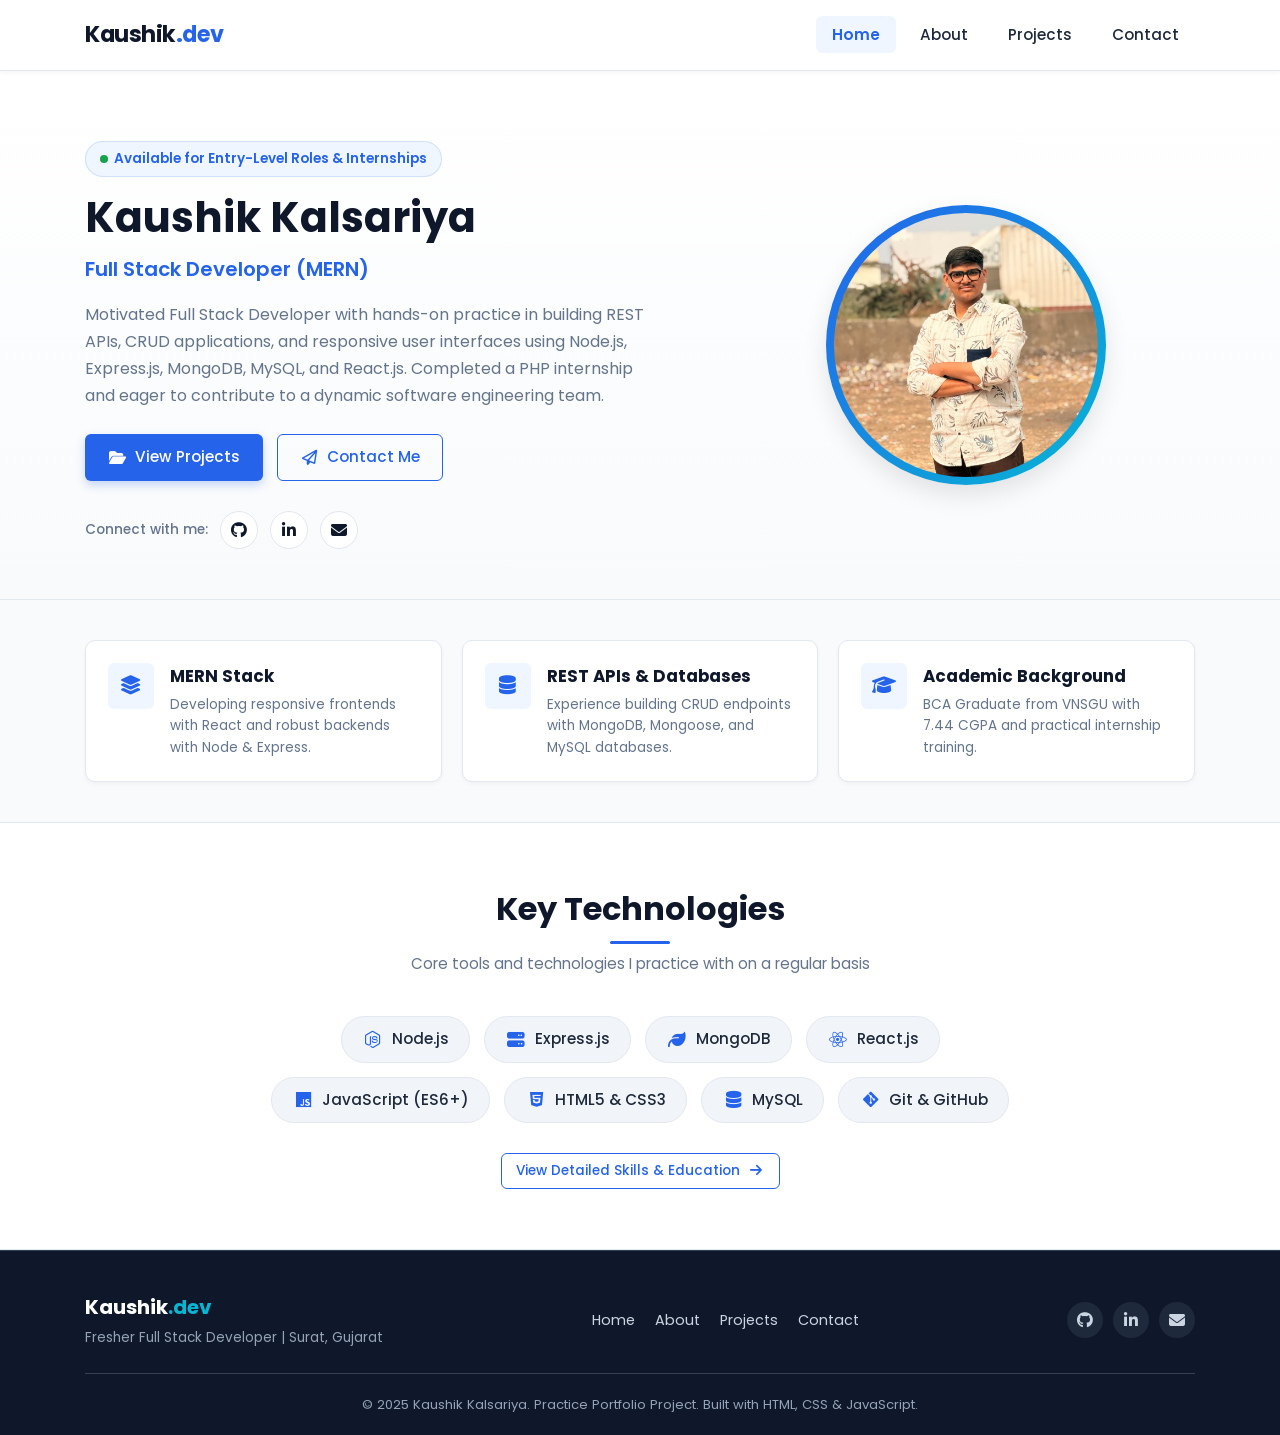
<file: index.html>
<!DOCTYPE html>
<html lang="en">
  <head>
    <meta charset="UTF-8" />
    <meta name="viewport" content="width=device-width, initial-scale=1.0" />
    <meta name="description" content="Portfolio of Kaushik Kalsariya - Fresher Full Stack Developer (MERN Stack) based in Surat, Gujarat." />
    <title>Kaushik Kalsariya | Full Stack Developer Portfolio</title>
    <!-- Google Fonts -->
    <link rel="preconnect" href="https://fonts.googleapis.com" />
    <link rel="preconnect" href="https://fonts.gstatic.com" crossorigin />
    <link href="https://fonts.googleapis.com/css2?family=Poppins:wght@300;400;500;600;700&display=swap" rel="stylesheet" />
    <!-- Font Awesome Icons -->
    <link rel="stylesheet" href="https://cdnjs.cloudflare.com/ajax/libs/font-awesome/6.5.2/css/all.min.css" />
    <link rel="stylesheet" href="./css/all.min.css" />
    <!-- Project Stylesheets -->
    <link rel="stylesheet" href="./css/style.css" />
    <link rel="stylesheet" href="./css/responsive.css" />
  </head>
  <body>
    <!-- Navigation Bar -->
    <header>
      <nav class="navbar" id="navbar">
        <div class="container nav-container">
          <div class="logo">
            <a href="./index.html">
              <h3>Kaushik<span>.dev</span></h3>
            </a>
          </div>

          <!-- Mobile Hamburger Toggle Button -->
          <button class="nav-toggle" id="navToggle" aria-label="Toggle Navigation">
            <i class="fa-solid fa-bars"></i>
          </button>

          <!-- Navigation Links -->
          <div class="nav-links" id="navLinks">
            <ul>
              <li><a href="./index.html" class="active">Home</a></li>
              <li><a href="./about.html">About</a></li>
              <li><a href="./projects.html">Projects</a></li>
              <li><a href="./contact.html">Contact</a></li>
            </ul>
          </div>
        </div>
      </nav>
    </header>

    <main>
      <!-- Hero Section -->
      <section class="hero" id="home">
        <div class="container hero-wrapper">
          <div class="hero-text">
            <span class="hero-badge">
              <span class="status-dot"></span> Available for Entry-Level Roles & Internships
            </span>
            <h1 class="hero-title">Kaushik Kalsariya</h1>
            <h2 class="hero-subtitle">Full Stack Developer (MERN)</h2>
            <p class="hero-description">
              Motivated Full Stack Developer with hands-on practice in building REST APIs,
              CRUD applications, and responsive user interfaces using Node.js, Express.js,
              MongoDB, MySQL, and React.js. Completed a PHP internship and eager to contribute
              to a dynamic software engineering team.
            </p>

            <div class="hero-buttons">
              <a href="./projects.html" class="btn btn-primary">
                <i class="fa-solid fa-folder-open"></i> View Projects
              </a>
              <a href="./contact.html" class="btn btn-outline">
                <i class="fa-regular fa-paper-plane"></i> Contact Me
              </a>
            </div>

            <!-- Social Links -->
            <div class="social-links">
              <span>Connect with me:</span>
              <a href="https://github.com/kaushik2606" target="_blank" rel="noopener noreferrer" aria-label="GitHub Profile">
                <i class="fa-brands fa-github"></i>
              </a>
              <a href="https://www.linkedin.com/in/kaushik-kalsariya-252bb42a6/" target="_blank" rel="noopener noreferrer" aria-label="LinkedIn Profile">
                <i class="fa-brands fa-linkedin-in"></i>
              </a>
              <a href="./contact.html" aria-label="Contact Page">
                <i class="fa-solid fa-envelope"></i>
              </a>
            </div>
          </div>

          <!-- Hero Image -->
          <div class="hero-image-box">
            <div class="image-frame">
              <img src="./images/Kaushik.jpeg" alt="Kaushik Kalsariya - Full Stack Developer" />
            </div>
          </div>
        </div>
      </section>

      <!-- Highlights Section -->
      <section class="highlights-section">
        <div class="container">
          <div class="highlights-grid">
            <div class="highlight-card">
              <div class="highlight-icon">
                <i class="fa-solid fa-layer-group"></i>
              </div>
              <div class="highlight-info">
                <h4>MERN Stack</h4>
                <p>Developing responsive frontends with React and robust backends with Node & Express.</p>
              </div>
            </div>

            <div class="highlight-card">
              <div class="highlight-icon">
                <i class="fa-solid fa-database"></i>
              </div>
              <div class="highlight-info">
                <h4>REST APIs & Databases</h4>
                <p>Experience building CRUD endpoints with MongoDB, Mongoose, and MySQL databases.</p>
              </div>
            </div>

            <div class="highlight-card">
              <div class="highlight-icon">
                <i class="fa-solid fa-graduation-cap"></i>
              </div>
              <div class="highlight-info">
                <h4>Academic Background</h4>
                <p>BCA Graduate from VNSGU with 7.44 CGPA and practical internship training.</p>
              </div>
            </div>
          </div>
        </div>
      </section>

      <!-- Top Skills Preview Section -->
      <section class="skills-preview section-padding">
        <div class="container">
          <div class="section-title">
            <h2>Key Technologies</h2>
            <p>Core tools and technologies I practice with on a regular basis</p>
          </div>

          <div class="skill-tags-wrapper">
            <span class="skill-tag"><i class="fa-brands fa-node-js"></i> Node.js</span>
            <span class="skill-tag"><i class="fa-solid fa-server"></i> Express.js</span>
            <span class="skill-tag"><i class="fa-solid fa-leaf"></i> MongoDB</span>
            <span class="skill-tag"><i class="fa-brands fa-react"></i> React.js</span>
            <span class="skill-tag"><i class="fa-brands fa-js"></i> JavaScript (ES6+)</span>
            <span class="skill-tag"><i class="fa-brands fa-html5"></i> HTML5 & CSS3</span>
            <span class="skill-tag"><i class="fa-solid fa-database"></i> MySQL</span>
            <span class="skill-tag"><i class="fa-brands fa-git-alt"></i> Git & GitHub</span>
          </div>

          <div class="preview-cta">
            <a href="./about.html" class="btn btn-outline btn-sm">
              View Detailed Skills & Education <i class="fa-solid fa-arrow-right"></i>
            </a>
          </div>
        </div>
      </section>
    </main>

    <!-- Footer -->
    <footer class="footer">
      <div class="container">
        <div class="footer-content">
          <div class="footer-brand">
            <h4>Kaushik<span>.dev</span></h4>
            <p>Fresher Full Stack Developer | Surat, Gujarat</p>
          </div>
          <div class="footer-links">
            <ul>
              <li><a href="./index.html">Home</a></li>
              <li><a href="./about.html">About</a></li>
              <li><a href="./projects.html">Projects</a></li>
              <li><a href="./contact.html">Contact</a></li>
            </ul>
          </div>
          <div class="footer-socials">
            <a href="https://github.com/kaushik2606" target="_blank" rel="noopener noreferrer" aria-label="GitHub">
              <i class="fa-brands fa-github"></i>
            </a>
            <a href="https://www.linkedin.com/in/kaushik-kalsariya-252bb42a6/" target="_blank" rel="noopener noreferrer" aria-label="LinkedIn">
              <i class="fa-brands fa-linkedin-in"></i>
            </a>
            <a href="./contact.html" aria-label="Contact">
              <i class="fa-solid fa-envelope"></i>
            </a>
          </div>
        </div>
        <div class="footer-bottom">
          <p>&copy; 2025 Kaushik Kalsariya. Practice Portfolio Project. Built with HTML, CSS & JavaScript.</p>
        </div>
      </div>
    </footer>

    <!-- Main JavaScript File -->
    <script src="./js/main.js"></script>
  </body>
</html>
</file>
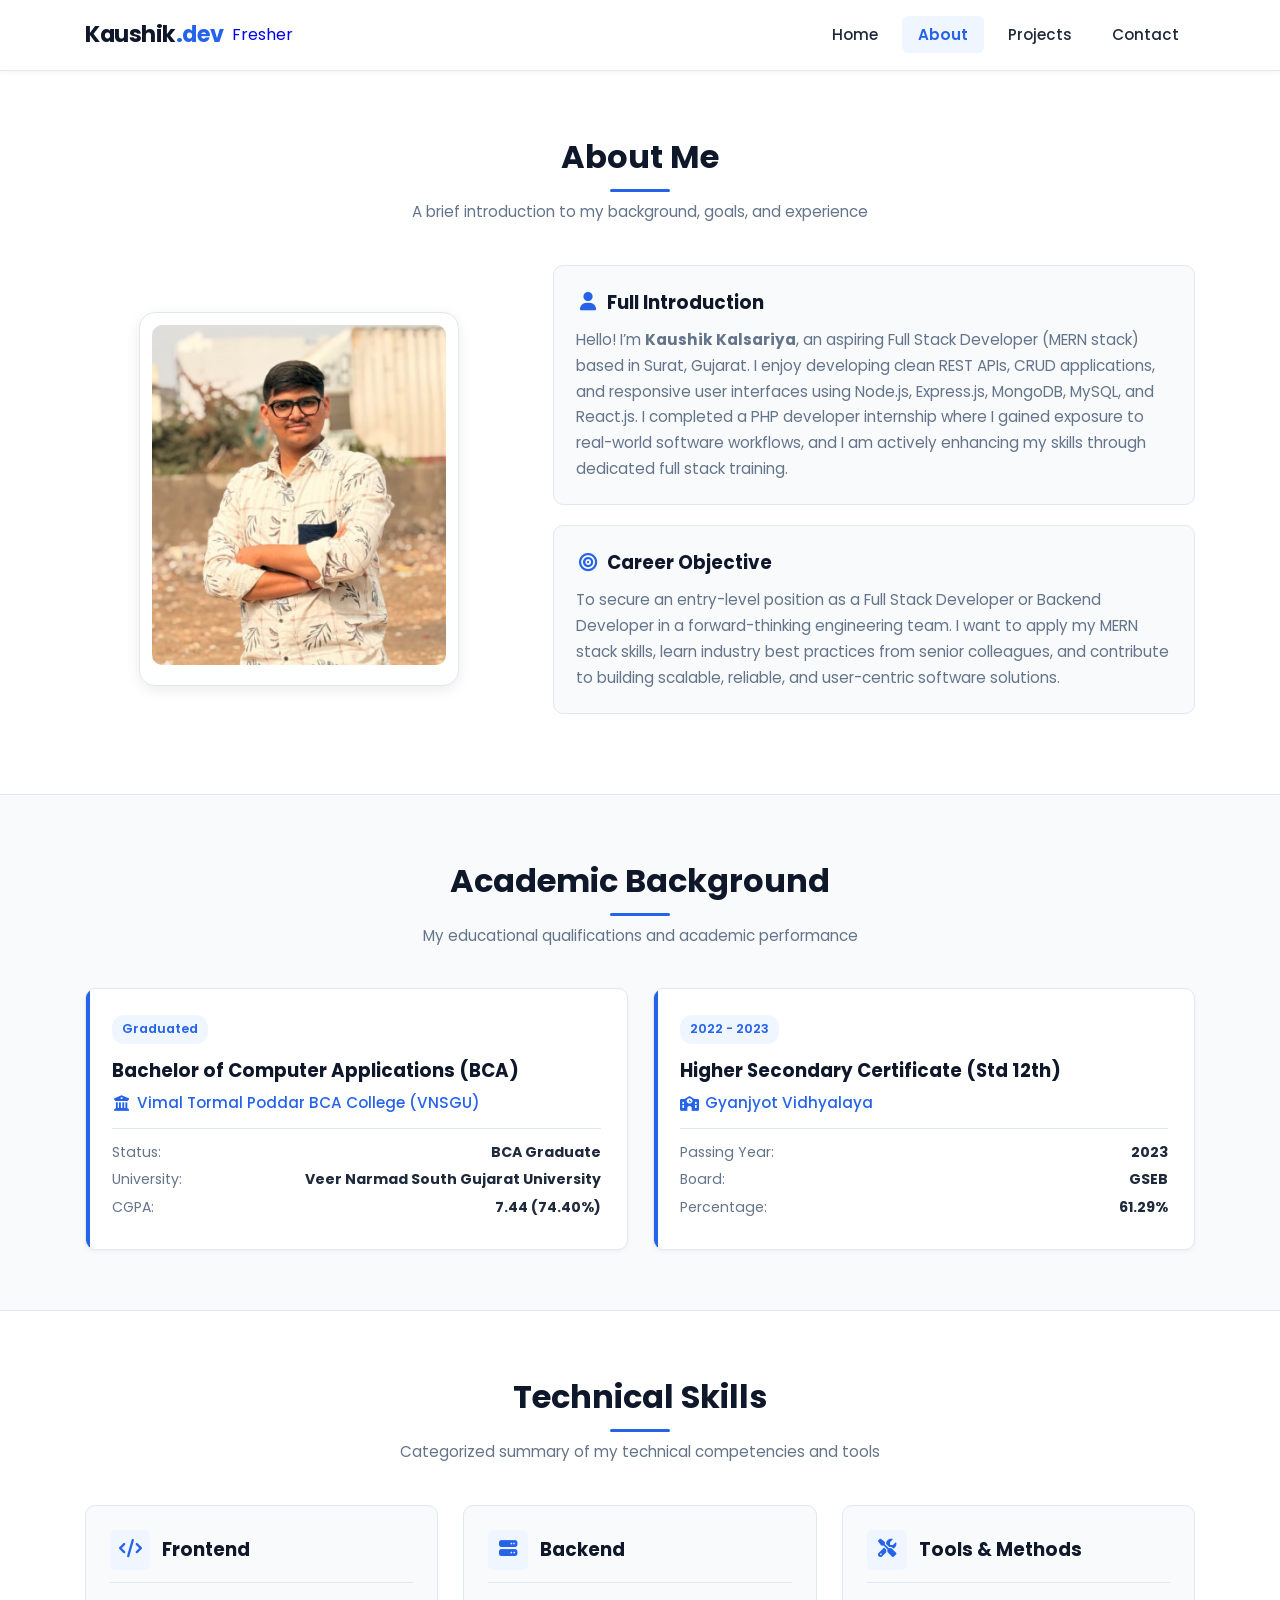
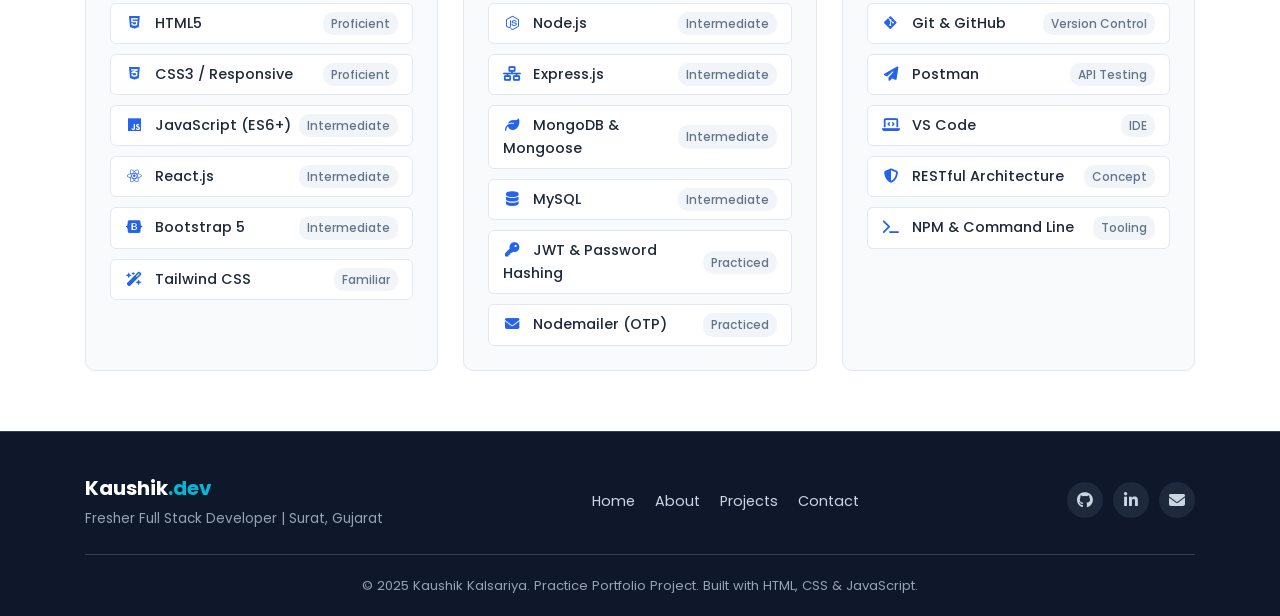
<file: about.html>
<!DOCTYPE html>
<html lang="en">
  <head>
    <meta charset="UTF-8" />
    <meta name="viewport" content="width=device-width, initial-scale=1.0" />
    <meta name="description" content="Learn more about Kaushik Kalsariya - Education, Background, and Technical Skills." />
    <title>About Me | Kaushik Kalsariya</title>
    <!-- Google Fonts -->
    <link rel="preconnect" href="https://fonts.googleapis.com" />
    <link rel="preconnect" href="https://fonts.gstatic.com" crossorigin />
    <link href="https://fonts.googleapis.com/css2?family=Poppins:wght@300;400;500;600;700&display=swap" rel="stylesheet" />
    <!-- Font Awesome Icons -->
    <link rel="stylesheet" href="https://cdnjs.cloudflare.com/ajax/libs/font-awesome/6.5.2/css/all.min.css" />
    <link rel="stylesheet" href="./css/all.min.css" />
    <!-- Project Stylesheets -->
    <link rel="stylesheet" href="./css/style.css" />
    <link rel="stylesheet" href="./css/responsive.css" />
  </head>
  <body>
    <!-- Navigation Bar -->
    <header>
      <nav class="navbar" id="navbar">
        <div class="container nav-container">
          <div class="logo">
            <a href="./index.html">
              <h3>Kaushik<span>.dev</span></h3>
              <span class="logo-badge">Fresher</span>
            </a>
          </div>

          <!-- Mobile Hamburger Toggle Button -->
          <button class="nav-toggle" id="navToggle" aria-label="Toggle Navigation">
            <i class="fa-solid fa-bars"></i>
          </button>

          <!-- Navigation Links -->
          <div class="nav-links" id="navLinks">
            <ul>
              <li><a href="./index.html">Home</a></li>
              <li><a href="./about.html" class="active">About</a></li>
              <li><a href="./projects.html">Projects</a></li>
              <li><a href="./contact.html">Contact</a></li>
            </ul>
          </div>
        </div>
      </nav>
    </header>

    <main>
      <!-- About Hero Section -->
      <section class="about-hero section-padding">
        <div class="container">
          <div class="section-title">
            <h2>About Me</h2>
            <p>A brief introduction to my background, goals, and experience</p>
          </div>

          <div class="about-intro-grid">
            <!-- Profile Image Card -->
            <div class="about-image-col">
              <div class="about-profile-card">
                <img src="./images/about.jpeg" alt="Kaushik Kalsariya - Full Stack Developer" />
              </div>
            </div>

            <!-- Description Blocks -->
            <div class="about-text-col">
              <div class="info-block">
                <h4><i class="fa-solid fa-user"></i> Full Introduction</h4>
                <p>
                  Hello! I’m <strong>Kaushik Kalsariya</strong>, an aspiring Full Stack Developer
                  (MERN stack) based in Surat, Gujarat. I enjoy developing clean REST APIs,
                  CRUD applications, and responsive user interfaces using Node.js, Express.js,
                  MongoDB, MySQL, and React.js. I completed a PHP developer internship where I
                  gained exposure to real-world software workflows, and I am actively enhancing
                  my skills through dedicated full stack training.
                </p>
              </div>

              <div class="info-block">
                <h4><i class="fa-solid fa-bullseye"></i> Career Objective</h4>
                <p>
                  To secure an entry-level position as a Full Stack Developer or Backend Developer
                  in a forward-thinking engineering team. I want to apply my MERN stack skills,
                  learn industry best practices from senior colleagues, and contribute to building
                  scalable, reliable, and user-centric software solutions.
                </p>
              </div>
            </div>
          </div>
        </div>
      </section>

      <!-- Education Section -->
      <section class="education-section section-padding">
        <div class="container">
          <div class="section-title">
            <h2>Academic Background</h2>
            <p>My educational qualifications and academic performance</p>
          </div>

          <div class="timeline-grid">
            <!-- College Degree -->
            <div class="edu-card">
              <div class="edu-header">
                <span class="edu-badge">Graduated</span>
              </div>
              <h4>Bachelor of Computer Applications (BCA)</h4>
              <div class="edu-institution">
                <i class="fa-solid fa-building-columns"></i> Vimal Tormal Poddar BCA College (VNSGU)
              </div>
              <ul class="edu-meta">
                <li><span>Status:</span> <strong>BCA Graduate</strong></li>
                <li><span>University:</span> <strong>Veer Narmad South Gujarat University</strong></li>
                <li><span>CGPA:</span> <strong>7.44 (74.40%)</strong></li>
              </ul>
            </div>

            <!-- Higher Secondary -->
            <div class="edu-card">
              <div class="edu-header">
                <span class="edu-badge">2022 - 2023</span>
              </div>
              <h4>Higher Secondary Certificate (Std 12th)</h4>
              <div class="edu-institution">
                <i class="fa-solid fa-school"></i> Gyanjyot Vidhyalaya
              </div>
              <ul class="edu-meta">
                <li><span>Passing Year:</span> <strong>2023</strong></li>
                <li><span>Board:</span> <strong>GSEB</strong></li>
                <li><span>Percentage:</span> <strong>61.29%</strong></li>
              </ul>
            </div>
          </div>
        </div>
      </section>

      <!-- Technical Skills Section -->
      <section class="skills-detailed-section section-padding">
        <div class="container">
          <div class="section-title">
            <h2>Technical Skills</h2>
            <p>Categorized summary of my technical competencies and tools</p>
          </div>

          <div class="skills-category-grid">
            <!-- Frontend Card -->
            <div class="skill-category-card">
              <div class="category-header">
                <div class="category-icon">
                  <i class="fa-solid fa-code"></i>
                </div>
                <h3>Frontend</h3>
              </div>
              <div class="skill-item-list">
                <div class="skill-item">
                  <span><i class="fa-brands fa-html5"></i> HTML5</span>
                  <span class="skill-level">Proficient</span>
                </div>
                <div class="skill-item">
                  <span><i class="fa-brands fa-css3-alt"></i> CSS3 / Responsive</span>
                  <span class="skill-level">Proficient</span>
                </div>
                <div class="skill-item">
                  <span><i class="fa-brands fa-js"></i> JavaScript (ES6+)</span>
                  <span class="skill-level">Intermediate</span>
                </div>
                <div class="skill-item">
                  <span><i class="fa-brands fa-react"></i> React.js</span>
                  <span class="skill-level">Intermediate</span>
                </div>
                <div class="skill-item">
                  <span><i class="fa-brands fa-bootstrap"></i> Bootstrap 5</span>
                  <span class="skill-level">Intermediate</span>
                </div>
                <div class="skill-item">
                  <span><i class="fa-solid fa-wand-magic-sparkles"></i> Tailwind CSS</span>
                  <span class="skill-level">Familiar</span>
                </div>
              </div>
            </div>

            <!-- Backend Card -->
            <div class="skill-category-card">
              <div class="category-header">
                <div class="category-icon">
                  <i class="fa-solid fa-server"></i>
                </div>
                <h3>Backend</h3>
              </div>
              <div class="skill-item-list">
                <div class="skill-item">
                  <span><i class="fa-brands fa-node-js"></i> Node.js</span>
                  <span class="skill-level">Intermediate</span>
                </div>
                <div class="skill-item">
                  <span><i class="fa-solid fa-network-wired"></i> Express.js</span>
                  <span class="skill-level">Intermediate</span>
                </div>
                <div class="skill-item">
                  <span><i class="fa-solid fa-leaf"></i> MongoDB & Mongoose</span>
                  <span class="skill-level">Intermediate</span>
                </div>
                <div class="skill-item">
                  <span><i class="fa-solid fa-database"></i> MySQL</span>
                  <span class="skill-level">Intermediate</span>
                </div>
                <div class="skill-item">
                  <span><i class="fa-solid fa-key"></i> JWT & Password Hashing</span>
                  <span class="skill-level">Practiced</span>
                </div>
                <div class="skill-item">
                  <span><i class="fa-solid fa-envelope"></i> Nodemailer (OTP)</span>
                  <span class="skill-level">Practiced</span>
                </div>
              </div>
            </div>

            <!-- Tools & Workflow Card -->
            <div class="skill-category-card">
              <div class="category-header">
                <div class="category-icon">
                  <i class="fa-solid fa-screwdriver-wrench"></i>
                </div>
                <h3>Tools & Methods</h3>
              </div>
              <div class="skill-item-list">
                <div class="skill-item">
                  <span><i class="fa-brands fa-git-alt"></i> Git & GitHub</span>
                  <span class="skill-level">Version Control</span>
                </div>
                <div class="skill-item">
                  <span><i class="fa-solid fa-paper-plane"></i> Postman</span>
                  <span class="skill-level">API Testing</span>
                </div>
                <div class="skill-item">
                  <span><i class="fa-solid fa-laptop-code"></i> VS Code</span>
                  <span class="skill-level">IDE</span>
                </div>
                <div class="skill-item">
                  <span><i class="fa-solid fa-shield-halved"></i> RESTful Architecture</span>
                  <span class="skill-level">Concept</span>
                </div>
                <div class="skill-item">
                  <span><i class="fa-solid fa-terminal"></i> NPM & Command Line</span>
                  <span class="skill-level">Tooling</span>
                </div>
              </div>
            </div>
          </div>
        </div>
      </section>
    </main>

    <!-- Footer -->
    <footer class="footer">
      <div class="container">
        <div class="footer-content">
          <div class="footer-brand">
            <h4>Kaushik<span>.dev</span></h4>
            <p>Fresher Full Stack Developer | Surat, Gujarat</p>
          </div>
          <div class="footer-links">
            <ul>
              <li><a href="./index.html">Home</a></li>
              <li><a href="./about.html">About</a></li>
              <li><a href="./projects.html">Projects</a></li>
              <li><a href="./contact.html">Contact</a></li>
            </ul>
          </div>
          <div class="footer-socials">
            <a href="https://github.com/kaushik2606" target="_blank" rel="noopener noreferrer" aria-label="GitHub">
              <i class="fa-brands fa-github"></i>
            </a>
            <a href="https://www.linkedin.com/in/kaushik-kalsariya-252bb42a6/" target="_blank" rel="noopener noreferrer" aria-label="LinkedIn">
              <i class="fa-brands fa-linkedin-in"></i>
            </a>
            <a href="./contact.html" aria-label="Contact">
              <i class="fa-solid fa-envelope"></i>
            </a>
          </div>
        </div>
        <div class="footer-bottom">
          <p>&copy; 2025 Kaushik Kalsariya. Practice Portfolio Project. Built with HTML, CSS & JavaScript.</p>
        </div>
      </div>
    </footer>

    <!-- Main JavaScript File -->
    <script src="./js/main.js"></script>
  </body>
</html>
</file>
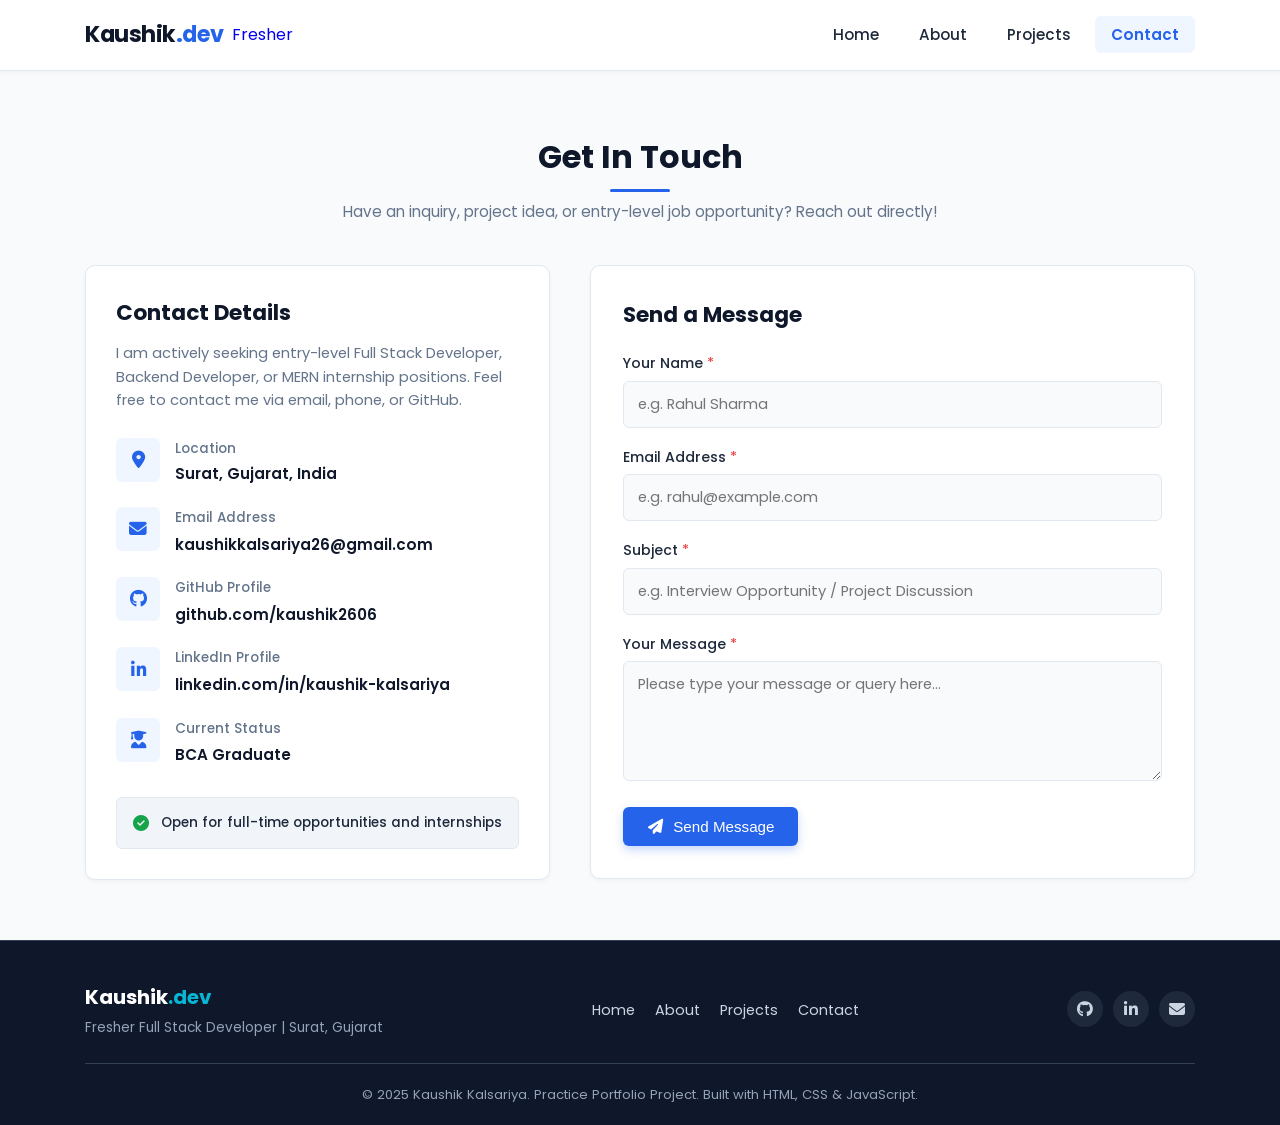
<file: contact.html>
<!DOCTYPE html>
<html lang="en">

<head>
  <meta charset="UTF-8" />
  <meta name="viewport" content="width=device-width, initial-scale=1.0" />
  <meta name="description"
    content="Contact Kaushik Kalsariya - Full Stack Developer open for hiring and internship opportunities." />
  <title>Contact Me | Kaushik Kalsariya</title>
  <!-- Google Fonts -->
  <link rel="preconnect" href="https://fonts.googleapis.com" />
  <link rel="preconnect" href="https://fonts.gstatic.com" crossorigin />
  <link href="https://fonts.googleapis.com/css2?family=Poppins:wght@300;400;500;600;700&display=swap"
    rel="stylesheet" />
  <!-- Font Awesome Icons -->
  <link rel="stylesheet" href="https://cdnjs.cloudflare.com/ajax/libs/font-awesome/6.5.2/css/all.min.css" />
  <link rel="stylesheet" href="./css/all.min.css" />
  <!-- Project Stylesheets -->
  <link rel="stylesheet" href="./css/style.css" />
  <link rel="stylesheet" href="./css/responsive.css" />
</head>

<body>
  <!-- Navigation Bar -->
  <header>
    <nav class="navbar" id="navbar">
      <div class="container nav-container">
        <div class="logo">
          <a href="./index.html">
            <h3>Kaushik<span>.dev</span></h3>
            <span class="logo-badge">Fresher</span>
          </a>
        </div>

        <!-- Mobile Hamburger Toggle Button -->
        <button class="nav-toggle" id="navToggle" aria-label="Toggle Navigation">
          <i class="fa-solid fa-bars"></i>
        </button>

        <!-- Navigation Links -->
        <div class="nav-links" id="navLinks">
          <ul>
            <li><a href="./index.html">Home</a></li>
            <li><a href="./about.html">About</a></li>
            <li><a href="./projects.html">Projects</a></li>
            <li><a href="./contact.html" class="active">Contact</a></li>
          </ul>
        </div>
      </div>
    </nav>
  </header>

  <main>
    <!-- Contact Section -->
    <section class="contact-section section-padding">
      <div class="container">
        <div class="section-title">
          <h2>Get In Touch</h2>
          <p>Have an inquiry, project idea, or entry-level job opportunity? Reach out directly!</p>
        </div>

        <div class="contact-layout">
          <!-- Left Column: Contact Information -->
          <div class="contact-info-card">
            <h3>Contact Details</h3>
            <p>
              I am actively seeking entry-level Full Stack Developer, Backend Developer, or MERN
              internship positions. Feel free to contact me via email, phone, or GitHub.
            </p>

            <div class="info-item-list">
              <!-- Location Item -->
              <div class="contact-item">
                <div class="contact-icon-box">
                  <i class="fa-solid fa-location-dot"></i>
                </div>
                <div class="contact-item-text">
                  <h5>Location</h5>
                  <p>Surat, Gujarat, India</p>
                </div>
              </div>

              <!-- Email Item -->
              <div class="contact-item">
                <div class="contact-icon-box">
                  <i class="fa-solid fa-envelope"></i>
                </div>
                <div class="contact-item-text">
                  <h5>Email Address</h5>
                  <a href="mailto:kaushikkalsariya26@gmail.com">kaushikkalsariya26@gmail.com</a>
                </div>
              </div>

              <!-- GitHub Item -->
              <div class="contact-item">
                <div class="contact-icon-box">
                  <i class="fa-brands fa-github"></i>
                </div>
                <div class="contact-item-text">
                  <h5>GitHub Profile</h5>
                  <a href="https://github.com/kaushik2606" target="_blank" rel="noopener noreferrer">
                    github.com/kaushik2606
                  </a>
                </div>
              </div>

              <!-- LinkedIn Item -->
              <div class="contact-item">
                <div class="contact-icon-box">
                  <i class="fa-brands fa-linkedin-in"></i>
                </div>
                <div class="contact-item-text">
                  <h5>LinkedIn Profile</h5>
                  <a href="https://www.linkedin.com/in/kaushik-kalsariya-252bb42a6/" target="_blank"
                    rel="noopener noreferrer">
                    linkedin.com/in/kaushik-kalsariya
                  </a>
                </div>
              </div>

              <!-- Education / Status Item -->
              <div class="contact-item">
                <div class="contact-icon-box">
                  <i class="fa-solid fa-user-graduate"></i>
                </div>
                <div class="contact-item-text">
                  <h5>Current Status</h5>
                  <p>BCA Graduate</p>
                </div>
              </div>
            </div>

            <!-- Status Callout -->
            <div class="status-callout">
              <i class="fa-solid fa-circle-check"></i>
              <span>Open for full-time opportunities and internships</span>
            </div>
          </div>

          <!-- Right Column: Interactive Form -->
          <div class="contact-form-card">
            <h3>Send a Message</h3>
            <form id="contactForm" novalidate>
              <div class="form-group">
                <label for="name">Your Name <span>*</span></label>
                <input type="text" id="name" name="name" class="form-control" placeholder="e.g. Rahul Sharma"
                  required />
              </div>

              <div class="form-group">
                <label for="email">Email Address <span>*</span></label>
                <input type="email" id="email" name="email" class="form-control" placeholder="e.g. rahul@example.com"
                  required />
              </div>

              <div class="form-group">
                <label for="subject">Subject <span>*</span></label>
                <input type="text" id="subject" name="subject" class="form-control"
                  placeholder="e.g. Interview Opportunity / Project Discussion" required />
              </div>

              <div class="form-group">
                <label for="message">Your Message <span>*</span></label>
                <textarea id="message" name="message" class="form-control"
                  placeholder="Please type your message or query here..." required></textarea>
              </div>

              <button type="submit" class="btn btn-primary" id="submitBtn">
                <i class="fa-solid fa-paper-plane"></i> Send Message
              </button>

              <!-- Feedback status element -->
              <div id="formStatus" class="form-status" role="alert"></div>
            </form>
          </div>
        </div>
      </div>
    </section>
  </main>

  <!-- Footer -->
  <footer class="footer">
    <div class="container">
      <div class="footer-content">
        <div class="footer-brand">
          <h4>Kaushik<span>.dev</span></h4>
          <p>Fresher Full Stack Developer | Surat, Gujarat</p>
        </div>
        <div class="footer-links">
          <ul>
            <li><a href="./index.html">Home</a></li>
            <li><a href="./about.html">About</a></li>
            <li><a href="./projects.html">Projects</a></li>
            <li><a href="./contact.html">Contact</a></li>
          </ul>
        </div>
        <div class="footer-socials">
          <a href="https://github.com/kaushik2606" target="_blank" rel="noopener noreferrer" aria-label="GitHub">
            <i class="fa-brands fa-github"></i>
          </a>
          <a href="https://www.linkedin.com/in/kaushik-kalsariya-252bb42a6/" target="_blank" rel="noopener noreferrer"
            aria-label="LinkedIn">
            <i class="fa-brands fa-linkedin-in"></i>
          </a>
          <a href="./contact.html" aria-label="Contact">
            <i class="fa-solid fa-envelope"></i>
          </a>
        </div>
      </div>
      <div class="footer-bottom">
        <p>&copy; 2025 Kaushik Kalsariya. Practice Portfolio Project. Built with HTML, CSS & JavaScript.</p>
      </div>
    </div>
  </footer>

  <!-- Main JavaScript File -->
  <script src="./js/main.js"></script>
</body>

</html>
</file>
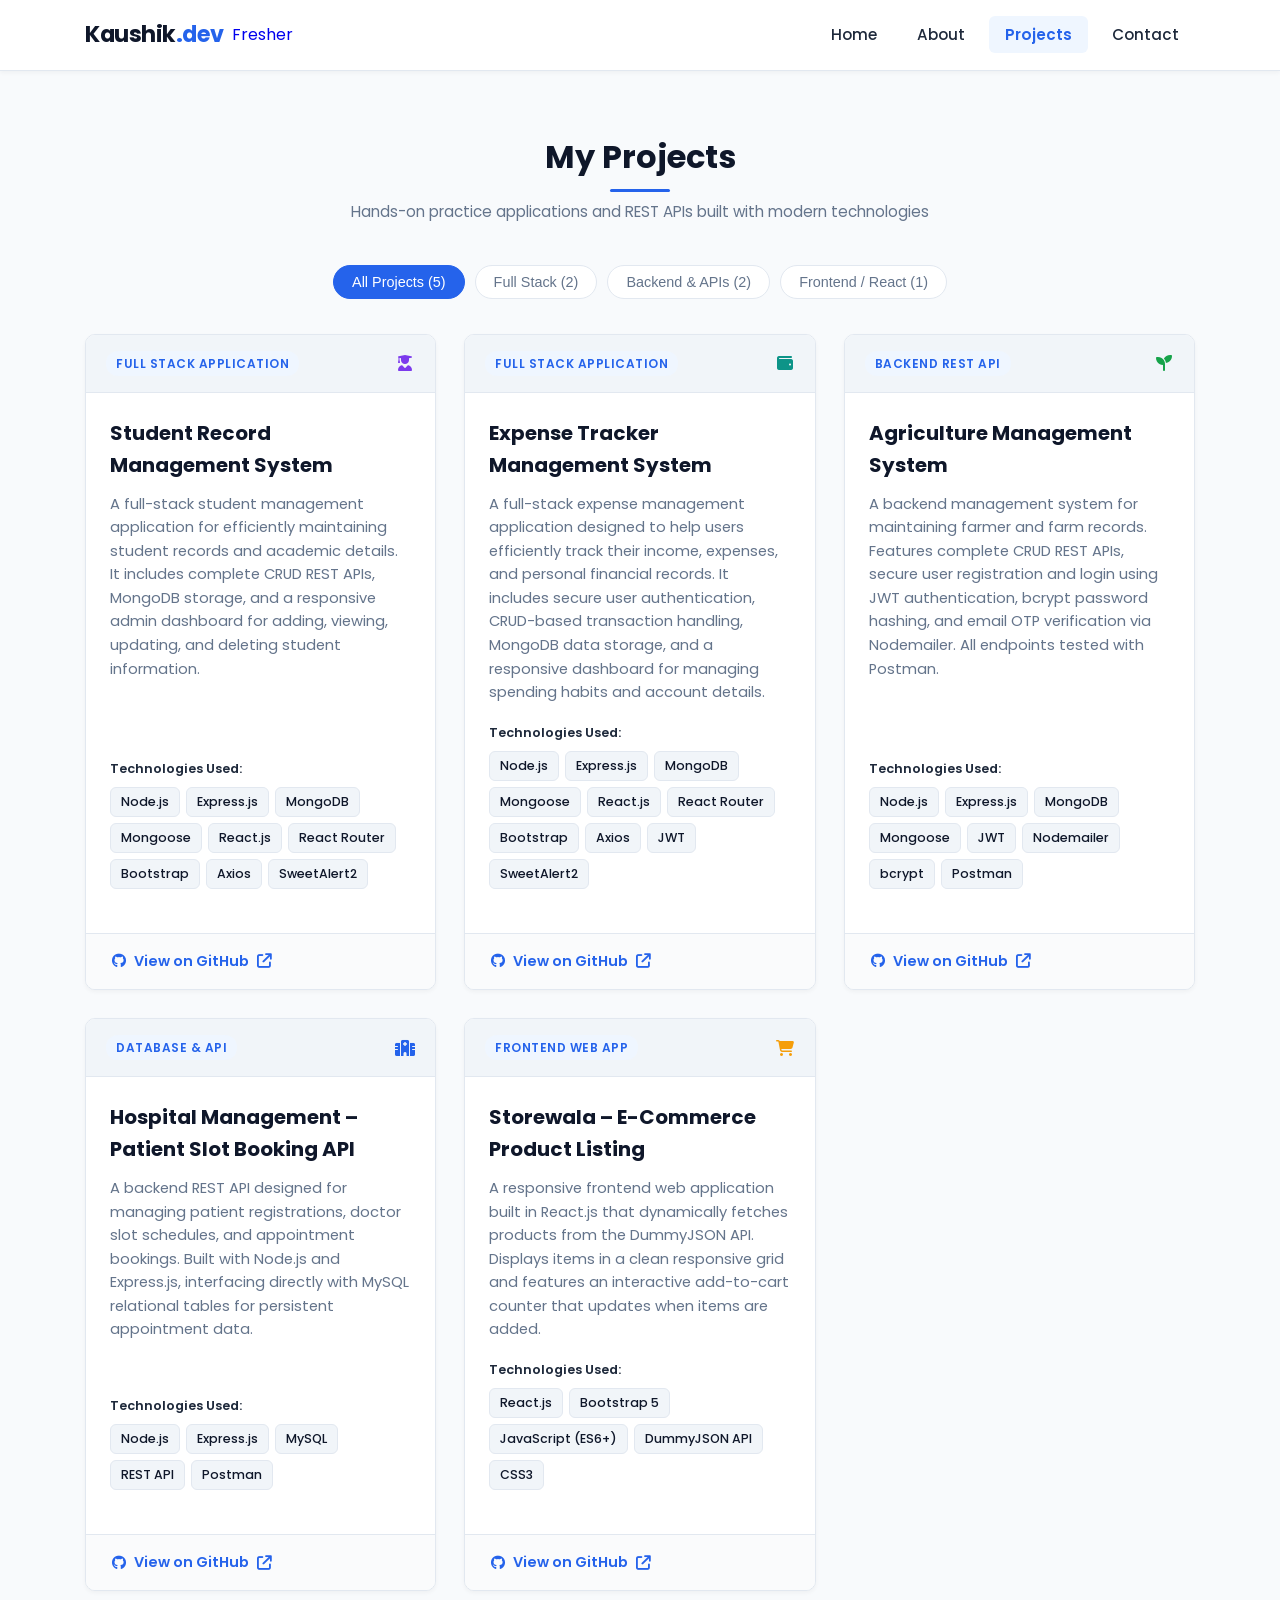
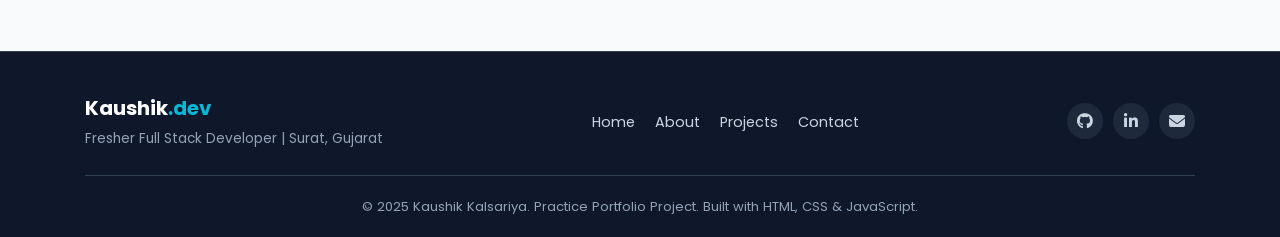
<file: projects.html>
<!DOCTYPE html>
<html lang="en">
  <head>
    <meta charset="UTF-8" />
    <meta name="viewport" content="width=device-width, initial-scale=1.0" />
    <meta name="description" content="Projects by Kaushik Kalsariya - Full Stack, Node.js REST APIs, and React.js web applications." />
    <title>Projects | Kaushik Kalsariya</title>
    <!-- Google Fonts -->
    <link rel="preconnect" href="https://fonts.googleapis.com" />
    <link rel="preconnect" href="https://fonts.gstatic.com" crossorigin />
    <link href="https://fonts.googleapis.com/css2?family=Poppins:wght@300;400;500;600;700&display=swap" rel="stylesheet" />
    <!-- Font Awesome Icons -->
    <link rel="stylesheet" href="https://cdnjs.cloudflare.com/ajax/libs/font-awesome/6.5.2/css/all.min.css" />
    <link rel="stylesheet" href="./css/all.min.css" />
    <!-- Project Stylesheets -->
    <link rel="stylesheet" href="./css/style.css" />
    <link rel="stylesheet" href="./css/responsive.css" />
  </head>
  <body>
    <!-- Navigation Bar -->
    <header>
      <nav class="navbar" id="navbar">
        <div class="container nav-container">
          <div class="logo">
            <a href="./index.html">
              <h3>Kaushik<span>.dev</span></h3>
              <span class="logo-badge">Fresher</span>
            </a>
          </div>

          <!-- Mobile Hamburger Toggle Button -->
          <button class="nav-toggle" id="navToggle" aria-label="Toggle Navigation">
            <i class="fa-solid fa-bars"></i>
          </button>

          <!-- Navigation Links -->
          <div class="nav-links" id="navLinks">
            <ul>
              <li><a href="./index.html">Home</a></li>
              <li><a href="./about.html">About</a></li>
              <li><a href="./projects.html" class="active">Projects</a></li>
              <li><a href="./contact.html">Contact</a></li>
            </ul>
          </div>
        </div>
      </nav>
    </header>

    <main>
      <!-- Projects Section -->
      <section class="projects-section section-padding">
        <div class="container">
          <div class="section-title">
            <h2>My Projects</h2>
            <p>Hands-on practice applications and REST APIs built with modern technologies</p>
          </div>

          <!-- Project Filter Category Buttons -->
          <div class="project-filter">
            <button class="filter-btn active" data-filter="all">All Projects (5)</button>
            <button class="filter-btn" data-filter="fullstack">Full Stack (2)</button>
            <button class="filter-btn" data-filter="backend">Backend & APIs (2)</button>
            <button class="filter-btn" data-filter="frontend">Frontend / React (1)</button>
          </div>

          <!-- Projects Grid Container -->
          <div class="projects-grid">
            <!-- Project 1: Student Record Management System -->
            <div class="project-card" data-category="fullstack">
              <div class="project-header-bar">
                <span class="project-type-badge">Full Stack Application</span>
                <i class="fa-solid fa-user-graduate" style="color: #7c3aed;"></i>
              </div>
              <div class="project-body">
                <h3>Student Record Management System</h3>
                <p>
                  A full-stack student management application for efficiently maintaining
                  student records and academic details. It includes complete CRUD REST APIs,
                  MongoDB storage, and a responsive admin dashboard for adding, viewing,
                  updating, and deleting student information.
                </p>
                <div class="project-tech-stack">
                  <span class="tech-label">Technologies Used:</span>
                  <div class="tech-tags">
                    <span class="tech-tag">Node.js</span>
                    <span class="tech-tag">Express.js</span>
                    <span class="tech-tag">MongoDB</span>
                    <span class="tech-tag">Mongoose</span>
                    <span class="tech-tag">React.js</span>
                    <span class="tech-tag">React Router</span>
                    <span class="tech-tag">Bootstrap</span>
                    <span class="tech-tag">Axios</span>
                    <span class="tech-tag">SweetAlert2</span>
                  </div>
                </div>
              </div>
              <div class="project-footer">
                <a
                  href="https://github.com/kaushik2606/Student-Record-Management-System"
                  target="_blank"
                  rel="noopener noreferrer"
                  class="project-link"
                >
                  <i class="fa-brands fa-github"></i> View on GitHub <i class="fa-solid fa-arrow-up-right-from-square"></i>
                </a>
              </div>
            </div>

            <!-- Project 2: Expense Tracker Management System -->
            <div class="project-card" data-category="fullstack">
              <div class="project-header-bar">
                <span class="project-type-badge">Full Stack Application</span>
                <i class="fa-solid fa-wallet" style="color: #0d9488;"></i>
              </div>
              <div class="project-body">
                <h3>Expense Tracker Management System</h3>
                <p>
                  A full-stack expense management application designed to help users
                  efficiently track their income, expenses, and personal financial records.
                  It includes secure user authentication, CRUD-based transaction handling,
                  MongoDB data storage, and a responsive dashboard for managing spending
                  habits and account details.
                </p>
                <div class="project-tech-stack">
                  <span class="tech-label">Technologies Used:</span>
                  <div class="tech-tags">
                    <span class="tech-tag">Node.js</span>
                    <span class="tech-tag">Express.js</span>
                    <span class="tech-tag">MongoDB</span>
                    <span class="tech-tag">Mongoose</span>
                    <span class="tech-tag">React.js</span>
                    <span class="tech-tag">React Router</span>
                    <span class="tech-tag">Bootstrap</span>
                    <span class="tech-tag">Axios</span>
                    <span class="tech-tag">JWT</span>
                    <span class="tech-tag">SweetAlert2</span>
                  </div>
                </div>
              </div>
              <div class="project-footer">
                <a
                  href="https://github.com/kaushik2606/Expense-Tracker"
                  target="_blank"
                  rel="noopener noreferrer"
                  class="project-link"
                >
                  <i class="fa-brands fa-github"></i> View on GitHub <i class="fa-solid fa-arrow-up-right-from-square"></i>
                </a>
              </div>
            </div>

            <!-- Project 3: Agriculture Management -->
            <div class="project-card" data-category="backend">
              <div class="project-header-bar">
                <span class="project-type-badge">Backend REST API</span>
                <i class="fa-solid fa-seedling" style="color: #16a34a;"></i>
              </div>
              <div class="project-body">
                <h3>Agriculture Management System</h3>
                <p>
                  A backend management system for maintaining farmer and farm records.
                  Features complete CRUD REST APIs, secure user registration and login using
                  JWT authentication, bcrypt password hashing, and email OTP verification
                  via Nodemailer. All endpoints tested with Postman.
                </p>
                <div class="project-tech-stack">
                  <span class="tech-label">Technologies Used:</span>
                  <div class="tech-tags">
                    <span class="tech-tag">Node.js</span>
                    <span class="tech-tag">Express.js</span>
                    <span class="tech-tag">MongoDB</span>
                    <span class="tech-tag">Mongoose</span>
                    <span class="tech-tag">JWT</span>
                    <span class="tech-tag">Nodemailer</span>
                    <span class="tech-tag">bcrypt</span>
                    <span class="tech-tag">Postman</span>
                  </div>
                </div>
              </div>
              <div class="project-footer">
                <a
                  href="https://github.com/kaushik2606/Agriculture-Management-Backend"
                  target="_blank"
                  rel="noopener noreferrer"
                  class="project-link"
                >
                  <i class="fa-brands fa-github"></i> View on GitHub <i class="fa-solid fa-arrow-up-right-from-square"></i>
                </a>
              </div>
            </div>

            <!-- Project 4: Hospital Management -->
            <div class="project-card" data-category="backend">
              <div class="project-header-bar">
                <span class="project-type-badge">Database & API</span>
                <i class="fa-solid fa-hospital" style="color: #2563eb;"></i>
              </div>
              <div class="project-body">
                <h3>Hospital Management – Patient Slot Booking API</h3>
                <p>
                  A backend REST API designed for managing patient registrations, doctor slot
                  schedules, and appointment bookings. Built with Node.js and Express.js,
                  interfacing directly with MySQL relational tables for persistent appointment data.
                </p>
                <div class="project-tech-stack">
                  <span class="tech-label">Technologies Used:</span>
                  <div class="tech-tags">
                    <span class="tech-tag">Node.js</span>
                    <span class="tech-tag">Express.js</span>
                    <span class="tech-tag">MySQL</span>
                    <span class="tech-tag">REST API</span>
                    <span class="tech-tag">Postman</span>
                  </div>
                </div>
              </div>
              <div class="project-footer">
                <a
                  href="https://github.com/kaushik2606/Hospital-Management-Backend"
                  target="_blank"
                  rel="noopener noreferrer"
                  class="project-link"
                >
                  <i class="fa-brands fa-github"></i> View on GitHub <i class="fa-solid fa-arrow-up-right-from-square"></i>
                </a>
              </div>
            </div>

            <!-- Project 5: Storewala E-Commerce -->
            <div class="project-card" data-category="frontend">
              <div class="project-header-bar">
                <span class="project-type-badge">Frontend Web App</span>
                <i class="fa-solid fa-cart-shopping" style="color: #f59e0b;"></i>
              </div>
              <div class="project-body">
                <h3>Storewala – E-Commerce Product Listing</h3>
                <p>
                  A responsive frontend web application built in React.js that dynamically fetches
                  products from the DummyJSON API. Displays items in a clean responsive grid and
                  features an interactive add-to-cart counter that updates when items are added.
                </p>
                <div class="project-tech-stack">
                  <span class="tech-label">Technologies Used:</span>
                  <div class="tech-tags">
                    <span class="tech-tag">React.js</span>
                    <span class="tech-tag">Bootstrap 5</span>
                    <span class="tech-tag">JavaScript (ES6+)</span>
                    <span class="tech-tag">DummyJSON API</span>
                    <span class="tech-tag">CSS3</span>
                  </div>
                </div>
              </div>
              <div class="project-footer">
                <a
                  href="https://github.com/kaushik2606/Storewala---E-Commerce-Product-Listing"
                  target="_blank"
                  rel="noopener noreferrer"
                  class="project-link"
                >
                  <i class="fa-brands fa-github"></i> View on GitHub <i class="fa-solid fa-arrow-up-right-from-square"></i>
                </a>
              </div>
            </div>
          </div>
        </div>
      </section>
    </main>

    <!-- Footer -->
    <footer class="footer">
      <div class="container">
        <div class="footer-content">
          <div class="footer-brand">
            <h4>Kaushik<span>.dev</span></h4>
            <p>Fresher Full Stack Developer | Surat, Gujarat</p>
          </div>
          <div class="footer-links">
            <ul>
              <li><a href="./index.html">Home</a></li>
              <li><a href="./about.html">About</a></li>
              <li><a href="./projects.html">Projects</a></li>
              <li><a href="./contact.html">Contact</a></li>
            </ul>
          </div>
          <div class="footer-socials">
            <a href="https://github.com/kaushik2606" target="_blank" rel="noopener noreferrer" aria-label="GitHub">
              <i class="fa-brands fa-github"></i>
            </a>
            <a href="https://www.linkedin.com/in/kaushik-kalsariya-252bb42a6/" target="_blank" rel="noopener noreferrer" aria-label="LinkedIn">
              <i class="fa-brands fa-linkedin-in"></i>
            </a>
            <a href="./contact.html" aria-label="Contact">
              <i class="fa-solid fa-envelope"></i>
            </a>
          </div>
        </div>
        <div class="footer-bottom">
          <p>&copy; 2025 Kaushik Kalsariya. Practice Portfolio Project. Built with HTML, CSS & JavaScript.</p>
        </div>
      </div>
    </footer>

    <!-- Main JavaScript File -->
    <script src="./js/main.js"></script>
  </body>
</html>
</file>
<file: css/style.css>
/* ===================================================
   Personal Portfolio Website Stylesheet
   Developer: Kaushik Kalsariya (Full Stack Fresher)
   Technology: HTML5, CSS3, Vanilla JavaScript
   =================================================== */

/* Google Fonts Import */
@import url('https://fonts.googleapis.com/css2?family=Poppins:wght@300;400;500;600;700&display=swap');


/* Universal Reset */
* {
  margin: 0;
  padding: 0;
  box-sizing: border-box;
}

html {
  scroll-behavior: smooth;
}

body {
  font-family: 'Poppins', -apple-system, BlinkMacSystemFont, 'Segoe UI', Roboto, sans-serif;
  background-color: #f8fafc;
  color: #1e293b;
  line-height: 1.6;
  min-height: 100vh;
  display: flex;
  flex-direction: column;
}

/* Reusable Layout Container */
.container {
  width: 90%;
  max-width: 1140px;
  margin: 0 auto;
  padding: 0 15px;
}

/* Common Section Spacing */
.section-padding {
  padding: 60px 0;
}

.section-title {
  text-align: center;
  margin-bottom: 40px;
}

.section-title h2 {
  font-size: 2rem;
  color: #0f172a;
  font-weight: 700;
  position: relative;
  display: inline-block;
  padding-bottom: 10px;
}

.section-title h2::after {
  content: '';
  position: absolute;
  bottom: 0;
  left: 50%;
  transform: translateX(-50%);
  width: 60px;
  height: 3px;
  background-color: #2563eb;
  border-radius: 2px;
}

.section-title p {
  color: #64748b;
  font-size: 0.95rem;
  margin-top: 8px;
}

/* ===================================================
   Navigation Bar
   =================================================== */
.navbar {
  background-color: #ffffff;
  border-bottom: 1px solid #e2e8f0;
  position: sticky;
  top: 0;
  z-index: 1000;
  box-shadow: 0 2px 4px rgba(0, 0, 0, 0.04);
}

.nav-container {
  display: flex;
  justify-content: space-between;
  align-items: center;
  height: 70px;
}

/* Logo */
.logo a {
  text-decoration: none;
  display: flex;
  align-items: center;
  gap: 8px;
}

.logo h3 {
  font-size: 1.4rem;
  font-weight: 700;
  color: #0f172a;
  letter-spacing: -0.5px;
}

.logo h3 span {
  color: #2563eb;
}

/* Desktop Nav Menu */
.nav-links ul {
  display: flex;
  list-style: none;
  align-items: center;
  gap: 8px;
}

.nav-links ul li a {
  text-decoration: none;
  color: #1e293b;
  font-size: 0.95rem;
  font-weight: 500;
  padding: 8px 16px;
  border-radius: 6px;
  transition: all 0.3s ease;
}

.nav-links ul li a:hover {
  color: #2563eb;
  background-color: #f1f5f9;
}

.nav-links ul li a.active {
  color: #2563eb;
  background-color: #eff6ff;
  font-weight: 600;
}

/* Mobile Hamburger Toggle Button */
.nav-toggle {
  display: none;
  background: none;
  border: none;
  font-size: 1.3rem;
  color: #0f172a;
  cursor: pointer;
  padding: 8px;
  border-radius: 6px;
}

.nav-toggle:focus {
  outline: 2px solid #2563eb;
}

/* ===================================================
   Buttons
   =================================================== */
.btn {
  display: inline-flex;
  align-items: center;
  justify-content: center;
  gap: 8px;
  padding: 10px 22px;
  font-size: 0.95rem;
  font-weight: 500;
  border-radius: 6px;
  text-decoration: none;
  cursor: pointer;
  transition: all 0.3s ease;
  border: 1px solid transparent;
}

.btn-primary {
  background-color: #2563eb;
  color: #ffffff;
  box-shadow: 0 4px 10px rgba(37, 99, 235, 0.25);
}

.btn-primary:hover {
  background-color: #1d4ed8;
  transform: translateY(-2px);
  box-shadow: 0 6px 14px rgba(37, 99, 235, 0.35);
}

.btn-outline {
  background-color: transparent;
  color: #2563eb;
  border-color: #2563eb;
}

.btn-outline:hover {
  background-color: #2563eb;
  color: #ffffff;
  transform: translateY(-2px);
}

.btn-sm {
  padding: 6px 14px;
  font-size: 0.85rem;
}

/* ===================================================
   Home Page - Hero Section
   =================================================== */
.hero {
  padding: 70px 0 50px 0;
  background: linear-gradient(180deg, #ffffff 0%, #f8fafc 100%);
  border-bottom: 1px solid #e2e8f0;
}

.hero-wrapper {
  display: flex;
  align-items: center;
  justify-content: space-between;
  gap: 40px;
}

.hero-text {
  flex: 1.2;
}

.hero-badge {
  display: inline-flex;
  align-items: center;
  gap: 6px;
  background-color: #eff6ff;
  color: #2563eb;
  font-size: 0.85rem;
  font-weight: 600;
  padding: 6px 14px;
  border-radius: 20px;
  margin-bottom: 16px;
  border: 1px solid rgba(37, 99, 235, 0.15);
}

.hero-badge .status-dot {
  width: 8px;
  height: 8px;
  background-color: #16a34a;
  border-radius: 50%;
  display: inline-block;
}

.hero-title {
  font-size: 2.6rem;
  font-weight: 700;
  color: #0f172a;
  line-height: 1.2;
  margin-bottom: 10px;
}

.hero-subtitle {
  font-size: 1.25rem;
  font-weight: 600;
  color: #2563eb;
  margin-bottom: 16px;
}

.hero-description {
  font-size: 1rem;
  color: #64748b;
  line-height: 1.7;
  margin-bottom: 25px;
  max-width: 580px;
}

.hero-buttons {
  display: flex;
  flex-wrap: wrap;
  gap: 14px;
  margin-bottom: 30px;
}

/* Social Icon Links */
.social-links {
  display: flex;
  align-items: center;
  gap: 12px;
}

.social-links span {
  font-size: 0.85rem;
  color: #64748b;
  font-weight: 500;
}

.social-links a {
  display: inline-flex;
  align-items: center;
  justify-content: center;
  width: 38px;
  height: 38px;
  border-radius: 50%;
  background-color: #ffffff;
  color: #0f172a;
  border: 1px solid #e2e8f0;
  text-decoration: none;
  transition: all 0.3s ease;
}

.social-links a:hover {
  background-color: #2563eb;
  color: #ffffff;
  border-color: #2563eb;
  transform: translateY(-2px);
}

/* Hero Image Container */
.hero-image-box {
  flex: 0.9;
  display: flex;
  justify-content: center;
  align-items: center;
  position: relative;
}

.image-frame {
  width: 280px;
  height: 280px;
  border-radius: 50%;
  padding: 8px;
  background: linear-gradient(135deg, #2563eb, #06b6d4);
  box-shadow: 0 10px 25px rgba(0, 0, 0, 0.1);
  display: flex;
  align-items: center;
  justify-content: center;
}

.image-frame img {
  width: 100%;
  height: 100%;
  border-radius: 50%;
  object-fit: cover;
  background-color: #ffffff;
}

/* Highlights / Quick Stats Bar */
.highlights-section {
  padding: 40px 0;
}

.highlights-grid {
  display: grid;
  grid-template-columns: repeat(3, 1fr);
  gap: 20px;
}

.highlight-card {
  background-color: #ffffff;
  padding: 22px;
  border-radius: 10px;
  border: 1px solid #e2e8f0;
  box-shadow: 0 2px 4px rgba(0, 0, 0, 0.04);
  display: flex;
  align-items: flex-start;
  gap: 16px;
  transition: all 0.3s ease;
}

.highlight-card:hover {
  transform: translateY(-3px);
  box-shadow: 0 4px 14px rgba(0, 0, 0, 0.08);
  border-color: rgba(37, 99, 235, 0.3);
}

.highlight-icon {
  width: 46px;
  height: 46px;
  border-radius: 6px;
  background-color: #eff6ff;
  color: #2563eb;
  display: flex;
  align-items: center;
  justify-content: center;
  font-size: 1.2rem;
  flex-shrink: 0;
}

.highlight-info h4 {
  font-size: 1.05rem;
  color: #0f172a;
  margin-bottom: 4px;
}

.highlight-info p {
  font-size: 0.85rem;
  color: #64748b;
}

/* Skills Preview Section (Home) */
.skills-preview {
  background-color: #ffffff;
  border-top: 1px solid #e2e8f0;
  border-bottom: 1px solid #e2e8f0;
}

.skill-tags-wrapper {
  display: flex;
  flex-wrap: wrap;
  justify-content: center;
  gap: 14px;
  max-width: 800px;
  margin: 0 auto 30px auto;
}

.skill-tag {
  display: inline-flex;
  align-items: center;
  gap: 8px;
  padding: 10px 20px;
  background-color: #f1f5f9;
  color: #1e293b;
  border: 1px solid #e2e8f0;
  border-radius: 30px;
  font-size: 0.95rem;
  font-weight: 500;
  text-decoration: none;
  transition: all 0.3s ease;
}

.skill-tag i {
  color: #2563eb;
  font-size: 1.1rem;
}

.skill-tag:hover {
  background-color: #2563eb;
  color: #ffffff;
  border-color: #2563eb;
  transform: translateY(-2px);
}

.skill-tag:hover i {
  color: #ffffff;
}

.preview-cta {
  text-align: center;
}

/* ===================================================
   About Page Styles
   =================================================== */
.about-hero {
  background-color: #ffffff;
  border-bottom: 1px solid #e2e8f0;
}

.about-intro-grid {
  display: flex;
  align-items: center;
  gap: 40px;
}

.about-image-col {
  flex: 0.8;
  display: flex;
  justify-content: center;
}

.about-profile-card {
  background-color: #ffffff;
  padding: 12px;
  border-radius: 16px;
  border: 1px solid #e2e8f0;
  box-shadow: 0 4px 14px rgba(0, 0, 0, 0.08);
  max-width: 320px;
  width: 100%;
}

.about-profile-card img {
  width: 100%;
  height: 340px;
  object-fit: cover;
  border-radius: 10px;
}

.about-text-col {
  flex: 1.2;
}

.info-block {
  background-color: #f8fafc;
  padding: 22px;
  border-radius: 10px;
  border: 1px solid #e2e8f0;
  margin-bottom: 20px;
}

.info-block h4 {
  font-size: 1.15rem;
  color: #0f172a;
  margin-bottom: 10px;
  display: flex;
  align-items: center;
  gap: 8px;
}

.info-block h4 i {
  color: #2563eb;
}

.info-block p {
  color: #64748b;
  font-size: 0.95rem;
  line-height: 1.7;
}

/* Education Section */
.education-section {
  background-color: #f8fafc;
}

.timeline-grid {
  display: grid;
  grid-template-columns: repeat(2, 1fr);
  gap: 25px;
}

.edu-card {
  background-color: #ffffff;
  padding: 26px;
  border-radius: 10px;
  border: 1px solid #e2e8f0;
  box-shadow: 0 2px 4px rgba(0, 0, 0, 0.04);
  transition: all 0.3s ease;
  position: relative;
  overflow: hidden;
}

.edu-card::before {
  content: '';
  position: absolute;
  top: 0;
  left: 0;
  width: 4px;
  height: 100%;
  background-color: #2563eb;
}

.edu-card:hover {
  transform: translateY(-3px);
  box-shadow: 0 4px 14px rgba(0, 0, 0, 0.08);
}

.edu-header {
  display: flex;
  justify-content: space-between;
  align-items: flex-start;
  margin-bottom: 12px;
}

.edu-badge {
  background-color: #eff6ff;
  color: #2563eb;
  font-size: 0.8rem;
  font-weight: 600;
  padding: 4px 10px;
  border-radius: 12px;
}

.edu-card h4 {
  font-size: 1.15rem;
  color: #0f172a;
  margin-bottom: 6px;
}

.edu-institution {
  color: #2563eb;
  font-weight: 500;
  font-size: 0.95rem;
  margin-bottom: 12px;
  display: flex;
  align-items: center;
  gap: 6px;
}

.edu-meta {
  list-style: none;
  border-top: 1px solid #e2e8f0;
  padding-top: 12px;
}

.edu-meta li {
  font-size: 0.88rem;
  color: #64748b;
  margin-bottom: 5px;
  display: flex;
  justify-content: space-between;
}

.edu-meta li strong {
  color: #1e293b;
}

/* Skills Detailed Grid (About Page) */
.skills-detailed-section {
  background-color: #ffffff;
  border-top: 1px solid #e2e8f0;
}

.skills-category-grid {
  display: grid;
  grid-template-columns: repeat(3, 1fr);
  gap: 25px;
}

.skill-category-card {
  background-color: #f8fafc;
  border: 1px solid #e2e8f0;
  border-radius: 10px;
  padding: 24px;
  transition: all 0.3s ease;
}

.skill-category-card:hover {
  box-shadow: 0 4px 14px rgba(0, 0, 0, 0.08);
  border-color: rgba(37, 99, 235, 0.3);
  transform: translateY(-3px);
}

.category-header {
  display: flex;
  align-items: center;
  gap: 12px;
  margin-bottom: 20px;
  padding-bottom: 12px;
  border-bottom: 1px solid #e2e8f0;
}

.category-icon {
  width: 40px;
  height: 40px;
  border-radius: 6px;
  background-color: #eff6ff;
  color: #2563eb;
  display: flex;
  align-items: center;
  justify-content: center;
  font-size: 1.15rem;
}

.category-header h3 {
  font-size: 1.15rem;
  color: #0f172a;
}

.skill-item-list {
  display: flex;
  flex-direction: column;
  gap: 10px;
}

.skill-item {
  display: flex;
  align-items: center;
  justify-content: space-between;
  background-color: #ffffff;
  padding: 8px 14px;
  border-radius: 6px;
  border: 1px solid #e2e8f0;
  font-size: 0.9rem;
  color: #1e293b;
  font-weight: 500;
}

.skill-item span i {
  color: #2563eb;
  margin-right: 8px;
}

.skill-level {
  font-size: 0.75rem;
  color: #64748b;
  background-color: #f1f5f9;
  padding: 2px 8px;
  border-radius: 10px;
}

/* ===================================================
   Projects Page Styles
   =================================================== */
.projects-section {
  background-color: #f8fafc;
}

/* Filter Buttons */
.project-filter {
  display: flex;
  justify-content: center;
  gap: 10px;
  margin-bottom: 35px;
  flex-wrap: wrap;
}

.filter-btn {
  background-color: #ffffff;
  color: #64748b;
  border: 1px solid #e2e8f0;
  padding: 8px 18px;
  font-size: 0.9rem;
  font-weight: 500;
  border-radius: 20px;
  cursor: pointer;
  transition: all 0.3s ease;
}

.filter-btn:hover {
  color: #2563eb;
  border-color: #2563eb;
}

.filter-btn.active {
  background-color: #2563eb;
  color: #ffffff;
  border-color: #2563eb;
}

/* Projects Grid */
.projects-grid {
  display: grid;
  grid-template-columns: repeat(auto-fit, minmax(320px, 1fr));
  gap: 28px;
}

.project-card {
  background-color: #ffffff;
  border: 1px solid #e2e8f0;
  border-radius: 10px;
  overflow: hidden;
  box-shadow: 0 2px 4px rgba(0, 0, 0, 0.04);
  display: flex;
  flex-direction: column;
  transition: all 0.3s ease;
}

.project-card:hover {
  transform: translateY(-5px);
  box-shadow: 0 10px 25px rgba(0, 0, 0, 0.1);
  border-color: rgba(37, 99, 235, 0.3);
}

.project-header-bar {
  background-color: #f1f5f9;
  padding: 16px 20px;
  border-bottom: 1px solid #e2e8f0;
  display: flex;
  justify-content: space-between;
  align-items: center;
}

.project-type-badge {
  font-size: 0.75rem;
  font-weight: 600;
  text-transform: uppercase;
  letter-spacing: 0.5px;
  color: #2563eb;
  background-color: #eff6ff;
  padding: 3px 10px;
  border-radius: 12px;
}

.project-body {
  padding: 24px;
  display: flex;
  flex-direction: column;
  flex-grow: 1;
}

.project-body h3 {
  font-size: 1.25rem;
  color: #0f172a;
  margin-bottom: 12px;
}

.project-body p {
  color: #64748b;
  font-size: 0.92rem;
  line-height: 1.6;
  margin-bottom: 18px;
  flex-grow: 1;
}

.project-tech-stack {
  margin-bottom: 20px;
}

.tech-label {
  font-size: 0.8rem;
  font-weight: 600;
  color: #1e293b;
  display: block;
  margin-bottom: 8px;
}

.tech-tags {
  display: flex;
  flex-wrap: wrap;
  gap: 6px;
}

.tech-tag {
  background-color: #f1f5f9;
  color: #0f172a;
  font-size: 0.78rem;
  font-weight: 500;
  padding: 4px 10px;
  border-radius: 6px;
  border: 1px solid #e2e8f0;
}

.project-footer {
  border-top: 1px solid #e2e8f0;
  padding: 16px 24px;
  background-color: #fafbfc;
  display: flex;
  justify-content: space-between;
  align-items: center;
}

.project-link {
  display: inline-flex;
  align-items: center;
  gap: 6px;
  text-decoration: none;
  font-size: 0.9rem;
  font-weight: 600;
  color: #2563eb;
  transition: all 0.3s ease;
}

.project-link:hover {
  color: #1d4ed8;
  text-decoration: underline;
}

/* ===================================================
   Contact Page Styles
   =================================================== */
.contact-section {
  background-color: #f8fafc;
}

.contact-layout {
  display: grid;
  grid-template-columns: 1fr 1.3fr;
  gap: 40px;
  align-items: start;
}

/* Contact Info Column */
.contact-info-card {
  background-color: #ffffff;
  border: 1px solid #e2e8f0;
  border-radius: 10px;
  padding: 30px;
  box-shadow: 0 2px 4px rgba(0, 0, 0, 0.04);
}

.contact-info-card h3 {
  font-size: 1.35rem;
  color: #0f172a;
  margin-bottom: 12px;
}

.contact-info-card p {
  color: #64748b;
  font-size: 0.92rem;
  margin-bottom: 25px;
}

.info-item-list {
  display: flex;
  flex-direction: column;
  gap: 20px;
  margin-bottom: 30px;
}

.contact-item {
  display: flex;
  align-items: flex-start;
  gap: 15px;
}

.contact-icon-box {
  width: 44px;
  height: 44px;
  border-radius: 6px;
  background-color: #eff6ff;
  color: #2563eb;
  display: flex;
  align-items: center;
  justify-content: center;
  font-size: 1.1rem;
  flex-shrink: 0;
}

.contact-item-text h5 {
  font-size: 0.85rem;
  color: #64748b;
  margin-bottom: 3px;
  font-weight: 500;
}

.contact-item-text a,
.contact-item-text p {
  font-size: 0.95rem;
  color: #0f172a;
  text-decoration: none;
  font-weight: 600;
  margin-bottom: 0;
}

.contact-item-text a:hover {
  color: #2563eb;
}

.status-callout {
  background-color: #f1f5f9;
  border: 1px solid #e2e8f0;
  border-radius: 6px;
  padding: 14px;
  display: flex;
  align-items: center;
  gap: 10px;
}

.status-callout i {
  color: #16a34a;
}

.status-callout span {
  font-size: 0.85rem;
  font-weight: 500;
  color: #1e293b;
}

/* Contact Form Column */
.contact-form-card {
  background-color: #ffffff;
  border: 1px solid #e2e8f0;
  border-radius: 10px;
  padding: 32px;
  box-shadow: 0 2px 4px rgba(0, 0, 0, 0.04);
}

.contact-form-card h3 {
  font-size: 1.35rem;
  color: #0f172a;
  margin-bottom: 20px;
}

.form-group {
  margin-bottom: 18px;
}

.form-group label {
  display: block;
  font-size: 0.88rem;
  font-weight: 500;
  color: #1e293b;
  margin-bottom: 6px;
}

.form-group label span {
  color: #ef4444;
}

.form-control {
  width: 100%;
  padding: 12px 14px;
  font-family: inherit;
  font-size: 0.92rem;
  color: #1e293b;
  background-color: #f8fafc;
  border: 1px solid #e2e8f0;
  border-radius: 6px;
  transition: all 0.3s ease;
}

.form-control:focus {
  outline: none;
  border-color: #2563eb;
  background-color: #ffffff;
  box-shadow: 0 0 0 3px rgba(37, 99, 235, 0.12);
}

textarea.form-control {
  resize: vertical;
  min-height: 120px;
}

.form-status {
  margin-top: 15px;
  padding: 12px;
  border-radius: 6px;
  font-size: 0.9rem;
  display: none;
}

.form-status.success {
  display: block;
  background-color: #dcfce7;
  color: #15803d;
  border: 1px solid #bbf7d0;
}

.form-status.error {
  display: block;
  background-color: #fee2e2;
  color: #b91c1c;
  border: 1px solid #fecaca;
}

/* ===================================================
   Footer
   =================================================== */
.footer {
  margin-top: auto;
  background-color: #0f172a;
  color: #ffffff;
  padding: 40px 0 20px 0;
  border-top: 1px solid #334155;
}

.footer-content {
  display: flex;
  justify-content: space-between;
  align-items: center;
  flex-wrap: wrap;
  gap: 20px;
  padding-bottom: 25px;
  border-bottom: 1px solid #334155;
}

.footer-brand h4 {
  font-size: 1.25rem;
  font-weight: 700;
}

.footer-brand h4 span {
  color: #06b6d4;
}

.footer-brand p {
  color: #94a3b8;
  font-size: 0.85rem;
  margin-top: 4px;
}

.footer-links ul {
  display: flex;
  list-style: none;
  gap: 20px;
}

.footer-links ul li a {
  color: #cbd5e1;
  text-decoration: none;
  font-size: 0.9rem;
  transition: all 0.3s ease;
}

.footer-links ul li a:hover {
  color: #ffffff;
}

.footer-socials {
  display: flex;
  gap: 10px;
}

.footer-socials a {
  display: inline-flex;
  align-items: center;
  justify-content: center;
  width: 36px;
  height: 36px;
  border-radius: 50%;
  background-color: #1e293b;
  color: #cbd5e1;
  text-decoration: none;
  transition: all 0.3s ease;
}

.footer-socials a:hover {
  background-color: #2563eb;
  color: #ffffff;
}

.footer-bottom {
  text-align: center;
  padding-top: 20px;
}

.footer-bottom p {
  color: #94a3b8;
  font-size: 0.82rem;
}
</file>
<file: css/responsive.css>
/* ===================================================
   Responsive Stylesheet for Mobile & Tablet Devices
   Developer: Kaushik Kalsariya
   =================================================== */

/* ---------------------------------------------------
   1. Tablet & Medium Screens (max-width: 992px)
   --------------------------------------------------- */
@media screen and (max-width: 992px) {
  /* Hero adjustments */
  .hero-wrapper {
    gap: 30px;
  }

  .hero-title {
    font-size: 2.2rem;
  }

  .image-frame {
    width: 240px;
    height: 240px;
  }

  /* Highlights grid: 2 columns on tablet */
  .highlights-grid {
    grid-template-columns: repeat(2, 1fr);
  }

  /* About layout */
  .about-intro-grid {
    gap: 30px;
  }

  /* Skills grid */
  .skills-category-grid {
    grid-template-columns: repeat(2, 1fr);
  }

  /* Contact layout */
  .contact-layout {
    grid-template-columns: 1fr;
    gap: 30px;
  }
}

/* ---------------------------------------------------
   2. Mobile Devices & Small Tablets (max-width: 768px)
   --------------------------------------------------- */
@media screen and (max-width: 768px) {
  /* Navbar Mobile Hamburger Menu */
  .nav-toggle {
    display: block;
  }

  .nav-links {
    position: absolute;
    top: 70px;
    left: 0;
    width: 100%;
    background-color: #ffffff;
    border-bottom: 2px solid #e2e8f0;
    box-shadow: 0 10px 15px -3px rgba(0, 0, 0, 0.1);
    display: none;
    padding: 16px 20px;
  }

  /* When JS toggles 'active' on nav-links */
  .nav-links.active {
    display: block;
  }

  .nav-links ul {
    flex-direction: column;
    align-items: stretch;
    gap: 6px;
  }

  .nav-links ul li {
    width: 100%;
  }

  .nav-links ul li a {
    display: block;
    padding: 10px 16px;
    border-radius: 6px;
  }

  /* Hero Section Mobile */
  .hero {
    padding: 40px 0 35px 0;
  }

  .hero-wrapper {
    flex-direction: column-reverse;
    text-align: center;
    gap: 25px;
  }

  .hero-description {
    margin: 0 auto 25px auto;
  }

  .hero-buttons {
    justify-content: center;
  }

  .social-links {
    justify-content: center;
  }

  .image-frame {
    width: 200px;
    height: 200px;
  }

  /* Highlights 1 column */
  .highlights-grid {
    grid-template-columns: 1fr;
  }

  /* About Page Mobile */
  .about-intro-grid {
    flex-direction: column;
    text-align: center;
    gap: 25px;
  }

  .about-profile-card {
    max-width: 260px;
    margin: 0 auto;
  }

  .about-profile-card img {
    height: 280px;
  }

  .info-block h4 {
    justify-content: center;
  }

  /* Education Timeline */
  .timeline-grid {
    grid-template-columns: 1fr;
  }

  /* Skills Categories */
  .skills-category-grid {
    grid-template-columns: 1fr;
  }

  /* Projects Filter Buttons */
  .project-filter {
    gap: 8px;
  }

  .filter-btn {
    font-size: 0.82rem;
    padding: 6px 14px;
  }

  /* Projects Grid */
  .projects-grid {
    grid-template-columns: 1fr;
  }

  /* Footer Mobile */
  .footer-content {
    flex-direction: column;
    text-align: center;
    gap: 20px;
  }

  .footer-links ul {
    flex-wrap: wrap;
    justify-content: center;
    gap: 15px;
  }

  .footer-socials {
    justify-content: center;
  }
}

/* ---------------------------------------------------
   3. Small Mobile Screens (max-width: 480px)
   --------------------------------------------------- */
@media screen and (max-width: 480px) {
  .section-padding {
    padding: 40px 0;
  }

  .section-title h2 {
    font-size: 1.6rem;
  }

  .hero-title {
    font-size: 1.85rem;
  }

  .hero-subtitle {
    font-size: 1.1rem;
  }

  .hero-buttons {
    flex-direction: column;
    width: 100%;
  }

  .hero-buttons .btn {
    width: 100%;
  }

  .image-frame {
    width: 170px;
    height: 170px;
  }

  .contact-info-card,
  .contact-form-card {
    padding: 20px;
  }

  .edu-card {
    padding: 20px;
  }
}
</file>
